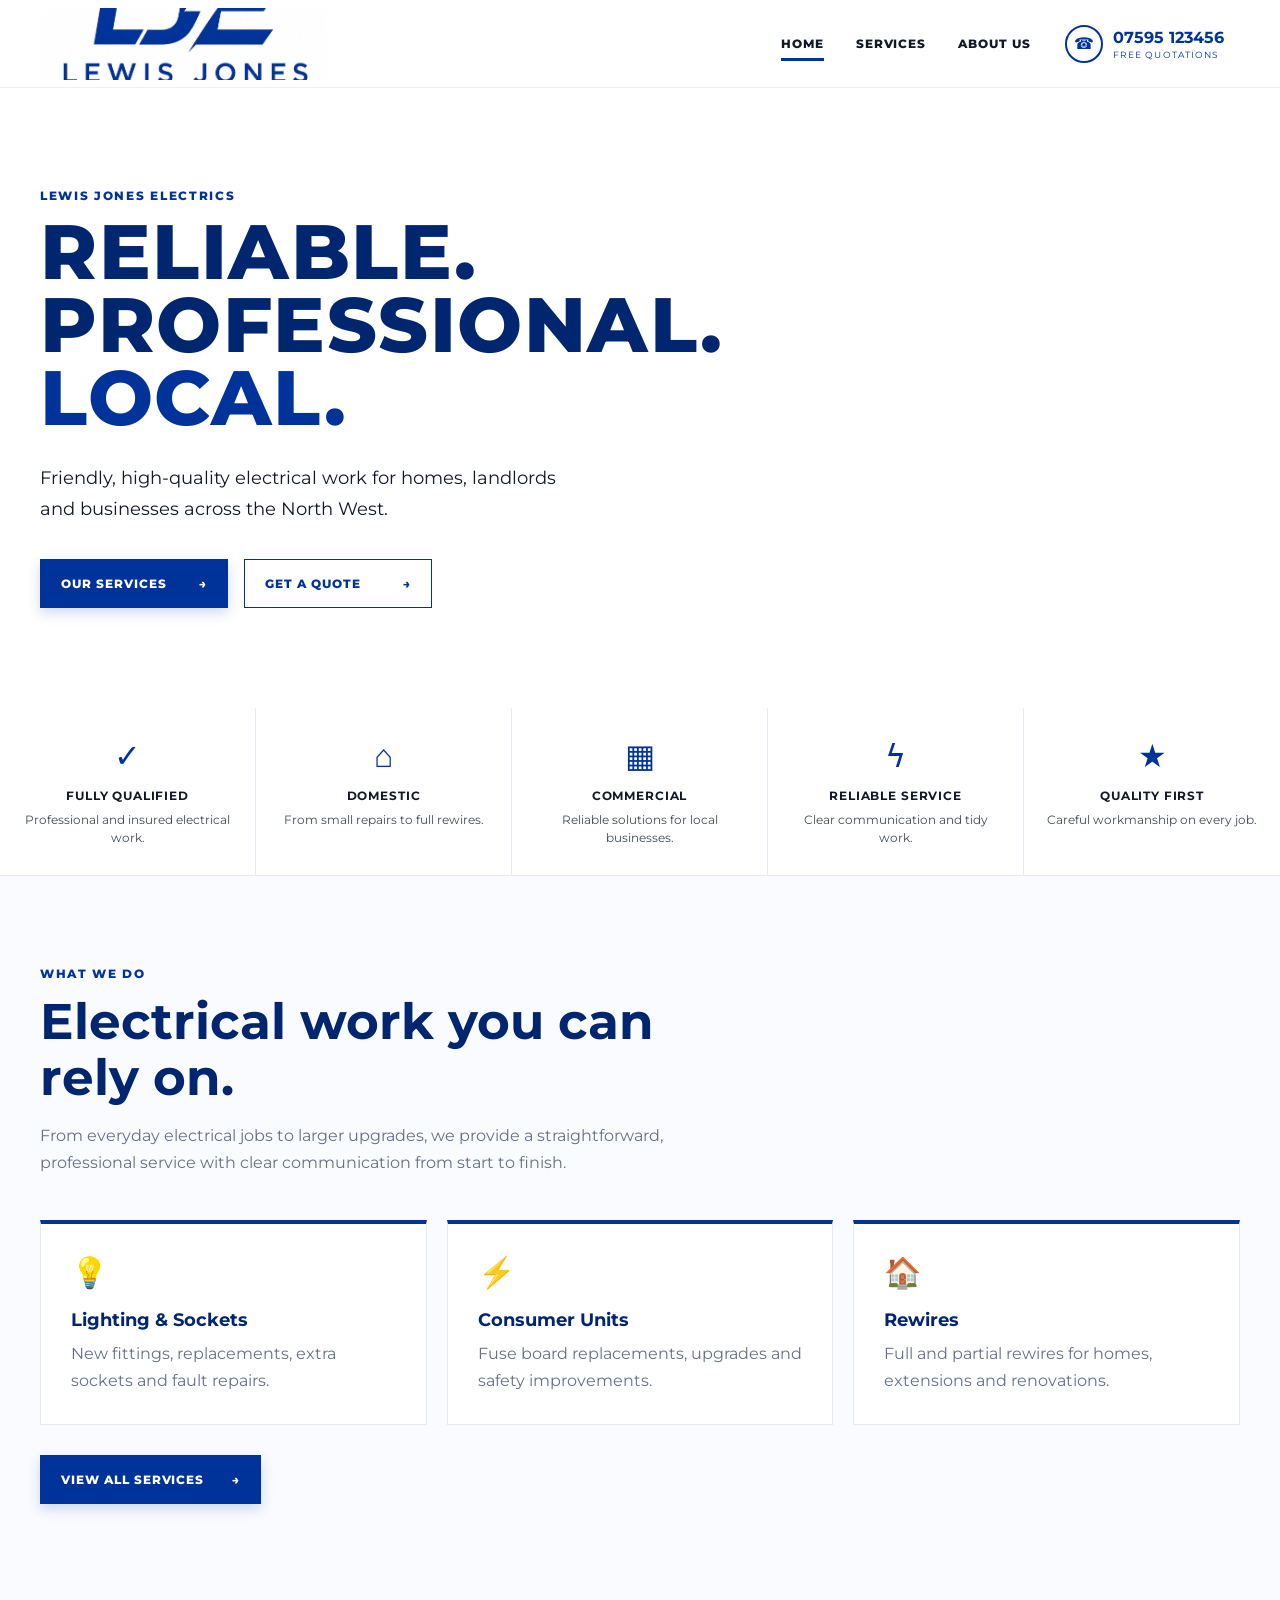
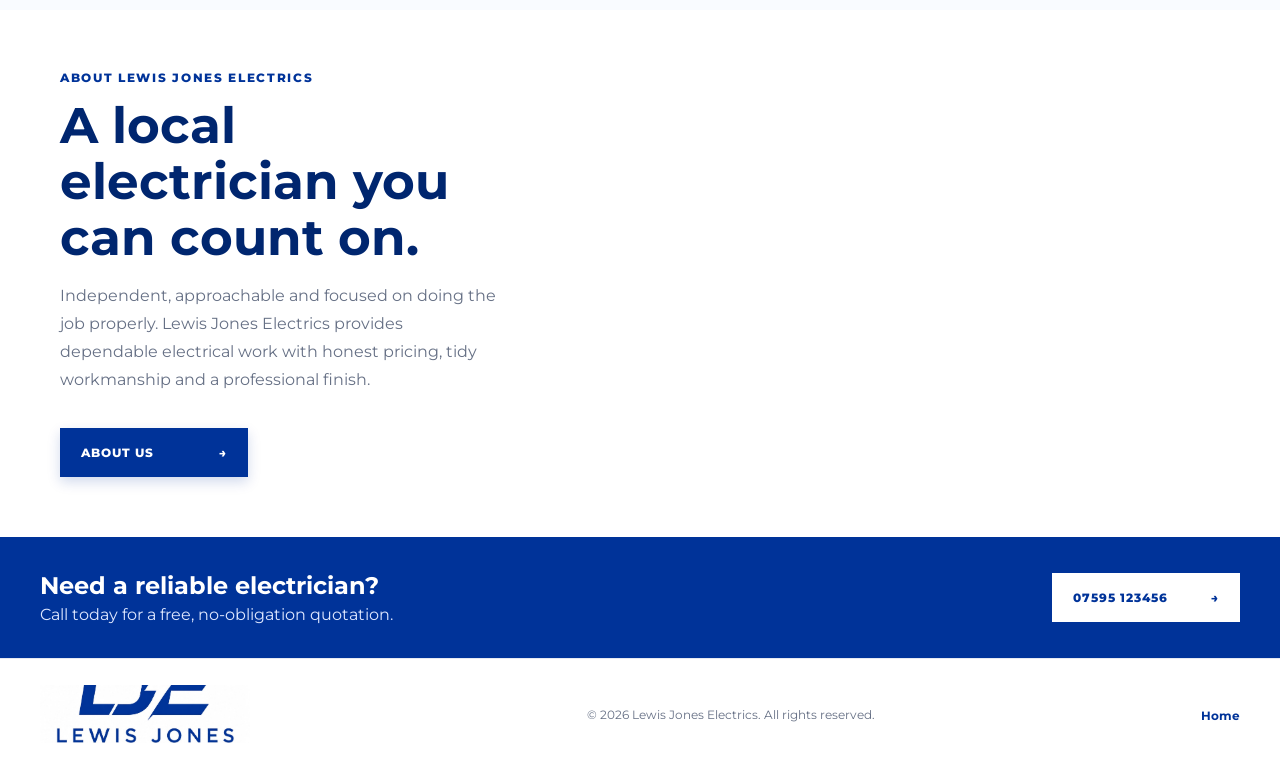
<file: index.html>
<!doctype html>
<html lang="en">
<head>
  <meta charset="utf-8"><meta name="viewport" content="width=device-width, initial-scale=1">
  <meta name="description" content="Lewis Jones Electrics - reliable electrical services across the North West.">
  <title>Lewis Jones Electrics | Home</title>
  <link rel="preconnect" href="https://fonts.googleapis.com"><link rel="preconnect" href="https://fonts.gstatic.com" crossorigin>
  <link href="https://fonts.googleapis.com/css2?family=Montserrat:wght@400;500;600;700;800&display=swap" rel="stylesheet"><link rel="stylesheet" href="styles.css">
</head>
<body>
<header class="site-header">
  <a class="brand" href="index.html"><img src="assets/logo.jpeg" alt="Lewis Jones Electrics logo"></a>
  <button class="menu-toggle" aria-expanded="false" aria-controls="site-nav" aria-label="Open menu"><span></span><span></span><span></span></button>
  <nav id="site-nav" class="site-nav"><a class="active" href="index.html">Home</a><a href="services.html">Services</a><a href="about.html">About Us</a></nav>
  <a class="header-call" href="tel:07595123456"><span class="call-icon">☎</span><span><strong>07595 123456</strong><small>Free quotations</small></span></a>
</header>
<main>
<section class="hero"><div class="hero-overlay"></div><div class="hero-content container"><p class="eyebrow">Lewis Jones Electrics</p><h1>Reliable.<br>Professional.<br><span>Local.</span></h1><p class="hero-copy">Friendly, high-quality electrical work for homes, landlords and businesses across the North West.</p><div class="hero-actions"><a class="btn btn-primary" href="services.html">Our services <span>→</span></a><a class="btn btn-secondary" href="tel:07595123456">Get a quote <span>→</span></a></div></div></section>
<section class="trust-strip"><article><span class="icon">✓</span><h3>Fully Qualified</h3><p>Professional and insured electrical work.</p></article><article><span class="icon">⌂</span><h3>Domestic</h3><p>From small repairs to full rewires.</p></article><article><span class="icon">▦</span><h3>Commercial</h3><p>Reliable solutions for local businesses.</p></article><article><span class="icon">ϟ</span><h3>Reliable Service</h3><p>Clear communication and tidy work.</p></article><article><span class="icon">★</span><h3>Quality First</h3><p>Careful workmanship on every job.</p></article></section>
<section class="section services-section"><div class="container"><div class="section-heading"><p class="eyebrow">What we do</p><h2>Electrical work you can rely on.</h2><p>From everyday electrical jobs to larger upgrades, we provide a straightforward, professional service with clear communication from start to finish.</p></div><div class="cards"><article class="card"><span class="service-icon">💡</span><h3>Lighting & Sockets</h3><p>New fittings, replacements, extra sockets and fault repairs.</p></article><article class="card"><span class="service-icon">⚡</span><h3>Consumer Units</h3><p>Fuse board replacements, upgrades and safety improvements.</p></article><article class="card"><span class="service-icon">🏠</span><h3>Rewires</h3><p>Full and partial rewires for homes, extensions and renovations.</p></article></div><p style="margin-top:30px"><a class="btn btn-primary" href="services.html">View all services <span>→</span></a></p></div></section>
<section class="about split-section"><div class="about-copy"><div class="inner"><p class="eyebrow">About Lewis Jones Electrics</p><h2>A local electrician you can count on.</h2><p>Independent, approachable and focused on doing the job properly. Lewis Jones Electrics provides dependable electrical work with honest pricing, tidy workmanship and a professional finish.</p><a class="btn btn-primary" href="about.html">About us <span>→</span></a></div></div><div class="about-image" role="img" aria-label="Electrician working"></div></section>
<section class="contact-band"><div class="container"><div><h3>Need a reliable electrician?</h3><p>Call today for a free, no-obligation quotation.</p></div><a class="btn btn-white" href="tel:07595123456">07595 123456 <span>→</span></a></div></section>
</main>
<footer><div class="container footer-grid"><img src="assets/logo.jpeg" alt="Lewis Jones Electrics"><p>© <span id="year"></span> Lewis Jones Electrics. All rights reserved.</p><div><a href="index.html">Home</a></div></div></footer>
<script src="script.js"></script></body></html>
</file>
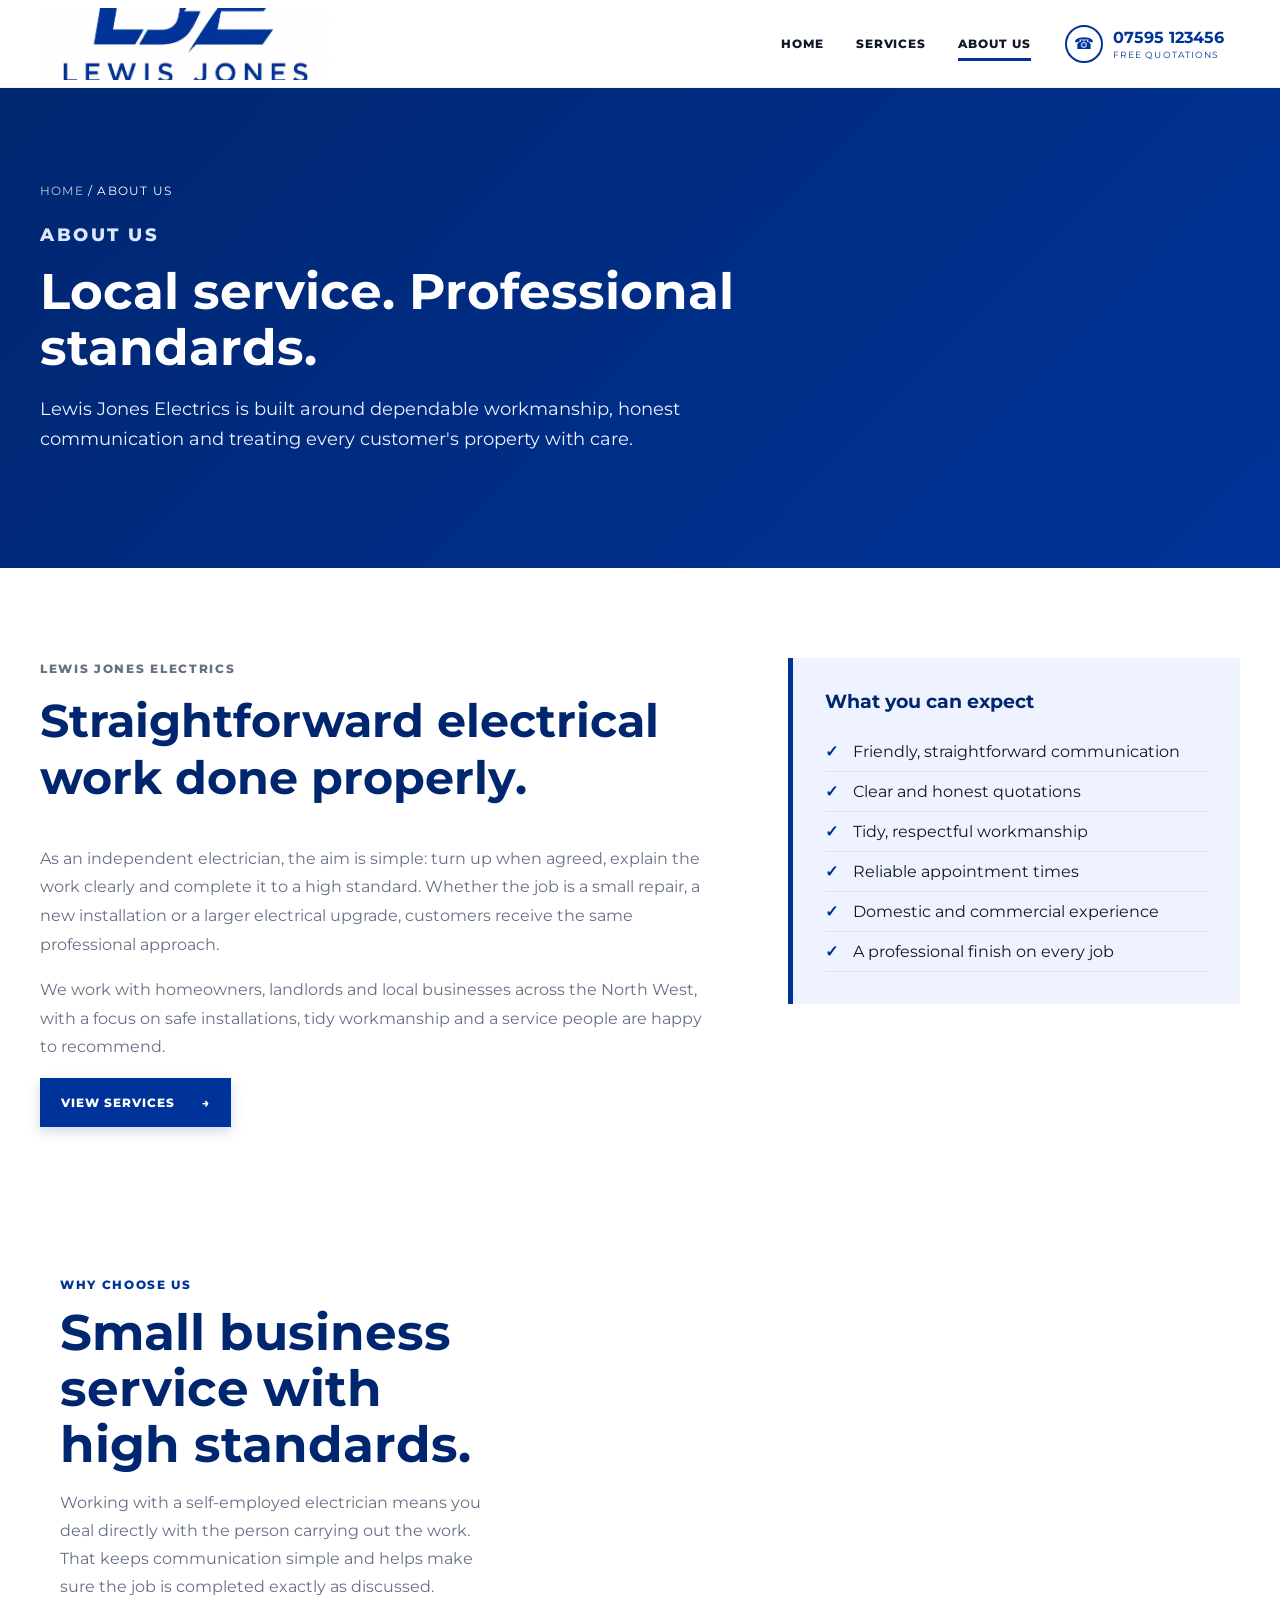
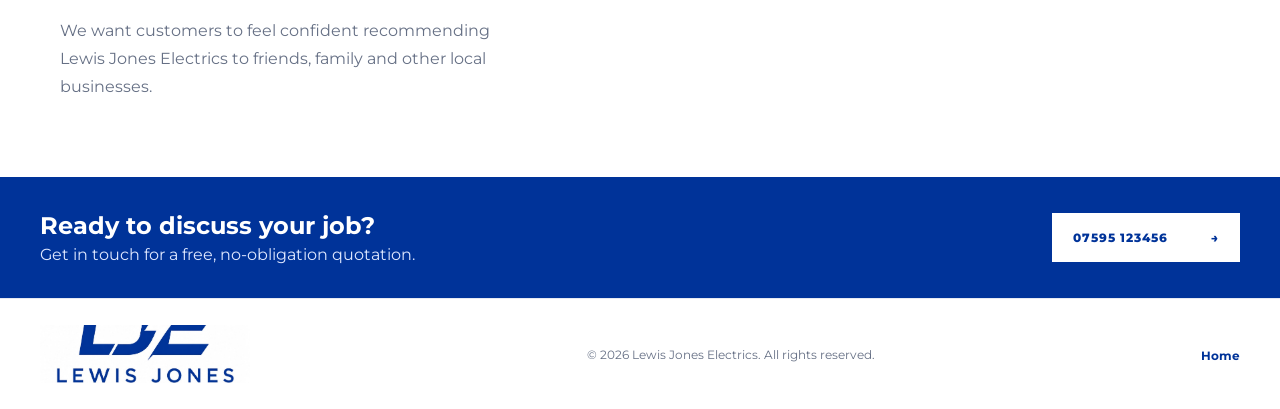
<file: about.html>
<!doctype html><html lang="en"><head><meta charset="utf-8"><meta name="viewport" content="width=device-width, initial-scale=1"><meta name="description" content="About Lewis Jones Electrics, an independent local electrician serving the North West."><title>About Us | Lewis Jones Electrics</title><link rel="preconnect" href="https://fonts.googleapis.com"><link rel="preconnect" href="https://fonts.gstatic.com" crossorigin><link href="https://fonts.googleapis.com/css2?family=Montserrat:wght@400;500;600;700;800&display=swap" rel="stylesheet"><link rel="stylesheet" href="styles.css"></head><body>
<header class="site-header"><a class="brand" href="index.html"><img src="assets/logo.jpeg" alt="Lewis Jones Electrics logo"></a><button class="menu-toggle" aria-expanded="false" aria-controls="site-nav" aria-label="Open menu"><span></span><span></span><span></span></button><nav id="site-nav" class="site-nav"><a href="index.html">Home</a><a href="services.html">Services</a><a class="active" href="about.html">About Us</a></nav><a class="header-call" href="tel:07595123456"><span class="call-icon">☎</span><span><strong>07595 123456</strong><small>Free quotations</small></span></a></header>
<main><section class="page-hero"><div class="container"><div class="breadcrumbs"><a href="index.html">Home</a> / About Us</div><p class="eyebrow">About us</p><h1>Local service. Professional standards.</h1><p>Lewis Jones Electrics is built around dependable workmanship, honest communication and treating every customer's property with care.</p></div></section>
<section class="section"><div class="container content-grid"><div><p class="eyebrow">Lewis Jones Electrics</p><h2 style="font-size:clamp(30px,4vw,46px);color:var(--blue-dark);margin-top:0">Straightforward electrical work done properly.</h2><p>As an independent electrician, the aim is simple: turn up when agreed, explain the work clearly and complete it to a high standard. Whether the job is a small repair, a new installation or a larger electrical upgrade, customers receive the same professional approach.</p><p>We work with homeowners, landlords and local businesses across the North West, with a focus on safe installations, tidy workmanship and a service people are happy to recommend.</p><a class="btn btn-primary" href="services.html">View services <span>→</span></a></div><aside class="info-panel"><h3>What you can expect</h3><ul class="check-list"><li>Friendly, straightforward communication</li><li>Clear and honest quotations</li><li>Tidy, respectful workmanship</li><li>Reliable appointment times</li><li>Domestic and commercial experience</li><li>A professional finish on every job</li></ul></aside></div></section>
<section class="about split-section"><div class="about-copy"><div class="inner"><p class="eyebrow">Why choose us</p><h2>Small business service with high standards.</h2><p>Working with a self-employed electrician means you deal directly with the person carrying out the work. That keeps communication simple and helps make sure the job is completed exactly as discussed.</p><p>We want customers to feel confident recommending Lewis Jones Electrics to friends, family and other local businesses.</p></div></div><div class="about-image" role="img" aria-label="Professional electrician at work"></div></section>
<section class="contact-band"><div class="container"><div><h3>Ready to discuss your job?</h3><p>Get in touch for a free, no-obligation quotation.</p></div><a class="btn btn-white" href="tel:07595123456">07595 123456 <span>→</span></a></div></section></main>
<footer><div class="container footer-grid"><img src="assets/logo.jpeg" alt="Lewis Jones Electrics"><p>© <span id="year"></span> Lewis Jones Electrics. All rights reserved.</p><div><a href="index.html">Home</a></div></div></footer><script src="script.js"></script></body></html>
</file>
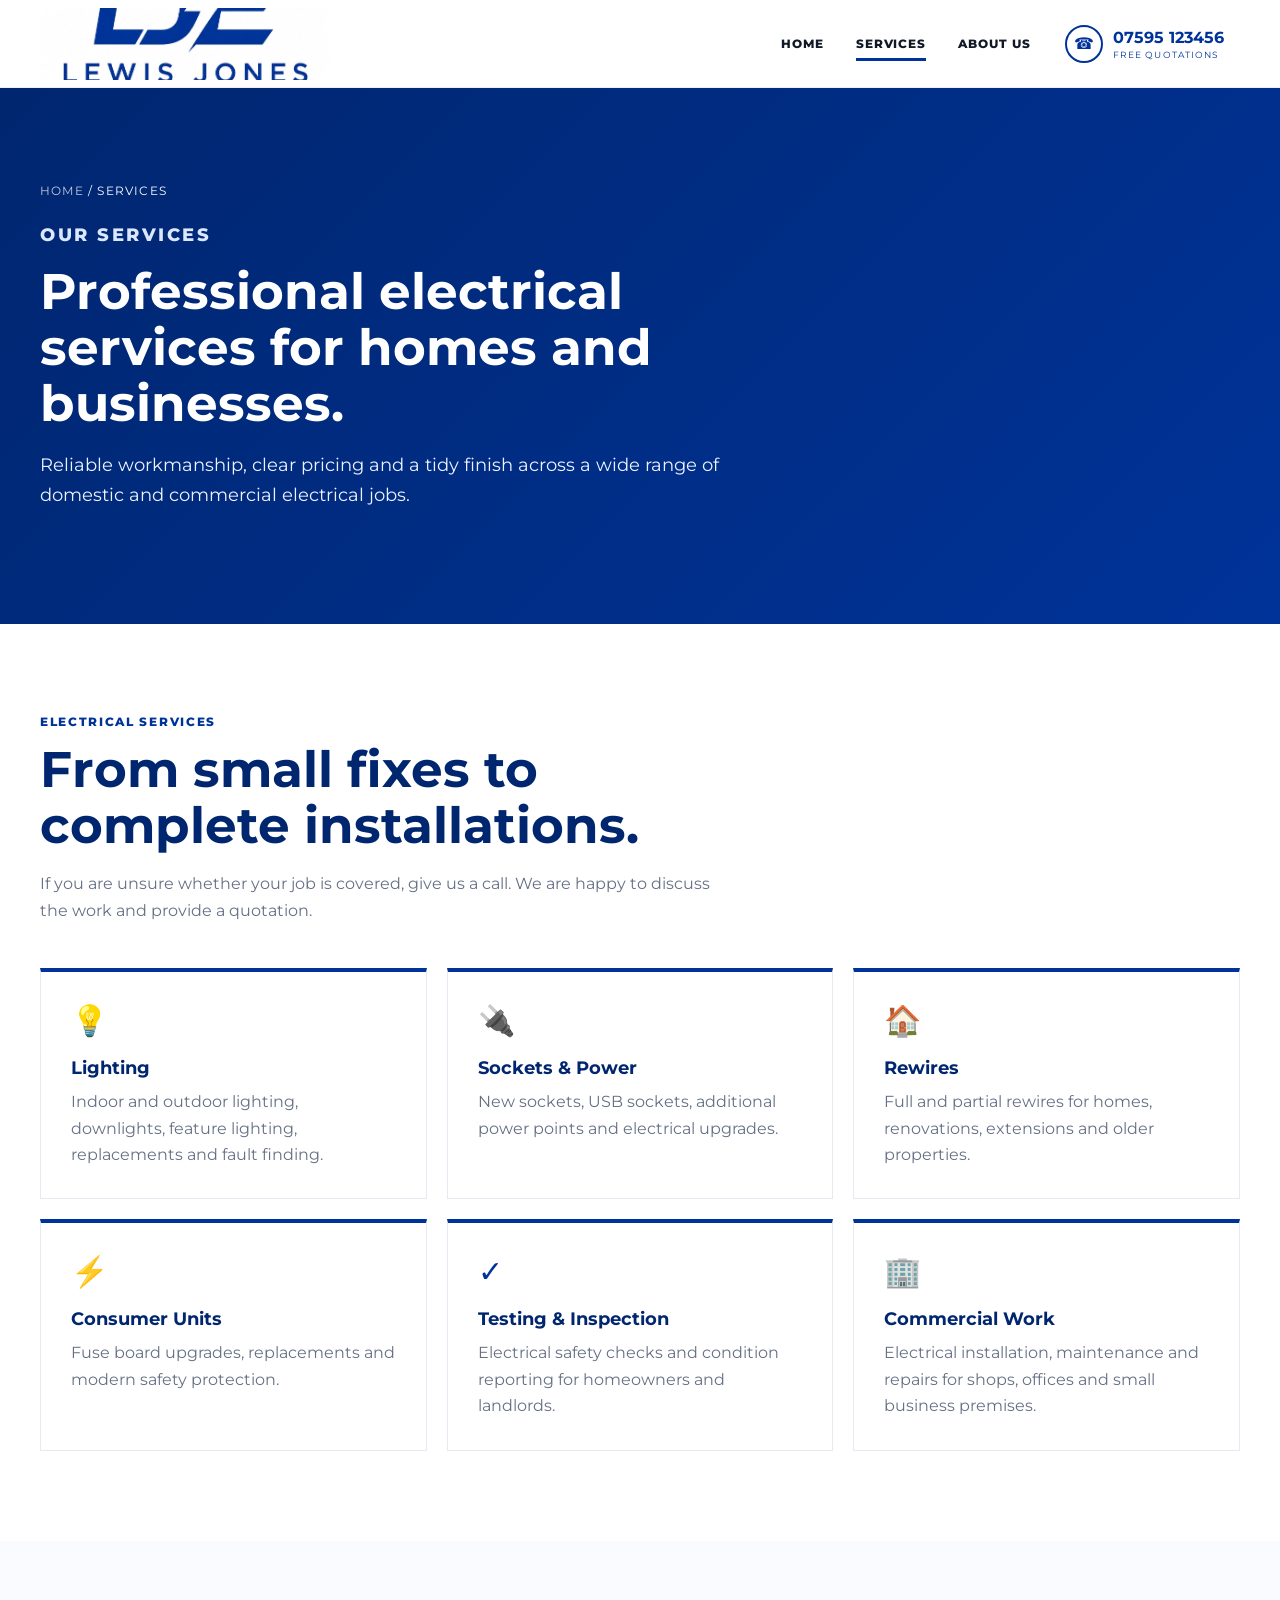
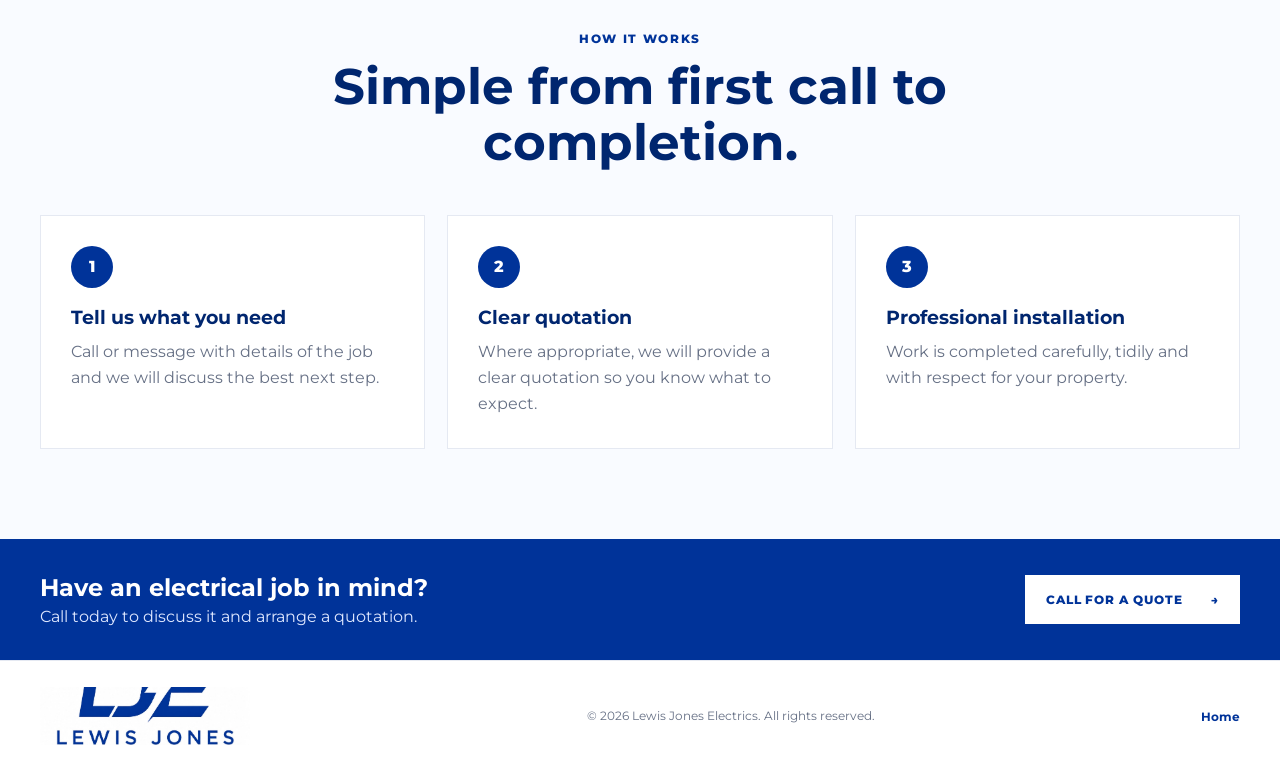
<file: services.html>
<!doctype html><html lang="en"><head><meta charset="utf-8"><meta name="viewport" content="width=device-width, initial-scale=1"><meta name="description" content="Domestic and commercial electrical services from Lewis Jones Electrics."><title>Services | Lewis Jones Electrics</title><link rel="preconnect" href="https://fonts.googleapis.com"><link rel="preconnect" href="https://fonts.gstatic.com" crossorigin><link href="https://fonts.googleapis.com/css2?family=Montserrat:wght@400;500;600;700;800&display=swap" rel="stylesheet"><link rel="stylesheet" href="styles.css"></head><body>
<header class="site-header"><a class="brand" href="index.html"><img src="assets/logo.jpeg" alt="Lewis Jones Electrics logo"></a><button class="menu-toggle" aria-expanded="false" aria-controls="site-nav" aria-label="Open menu"><span></span><span></span><span></span></button><nav id="site-nav" class="site-nav"><a href="index.html">Home</a><a class="active" href="services.html">Services</a><a href="about.html">About Us</a></nav><a class="header-call" href="tel:07595123456"><span class="call-icon">☎</span><span><strong>07595 123456</strong><small>Free quotations</small></span></a></header>
<main><section class="page-hero"><div class="container"><div class="breadcrumbs"><a href="index.html">Home</a> / Services</div><p class="eyebrow">Our services</p><h1>Professional electrical services for homes and businesses.</h1><p>Reliable workmanship, clear pricing and a tidy finish across a wide range of domestic and commercial electrical jobs.</p></div></section>
<section class="section"><div class="container"><div class="section-heading"><p class="eyebrow">Electrical services</p><h2>From small fixes to complete installations.</h2><p>If you are unsure whether your job is covered, give us a call. We are happy to discuss the work and provide a quotation.</p></div><div class="cards"><article class="card"><span class="service-icon">💡</span><h3>Lighting</h3><p>Indoor and outdoor lighting, downlights, feature lighting, replacements and fault finding.</p></article><article class="card"><span class="service-icon">🔌</span><h3>Sockets & Power</h3><p>New sockets, USB sockets, additional power points and electrical upgrades.</p></article><article class="card"><span class="service-icon">🏠</span><h3>Rewires</h3><p>Full and partial rewires for homes, renovations, extensions and older properties.</p></article><article class="card"><span class="service-icon">⚡</span><h3>Consumer Units</h3><p>Fuse board upgrades, replacements and modern safety protection.</p></article><article class="card"><span class="service-icon">✓</span><h3>Testing & Inspection</h3><p>Electrical safety checks and condition reporting for homeowners and landlords.</p></article><article class="card"><span class="service-icon">🏢</span><h3>Commercial Work</h3><p>Electrical installation, maintenance and repairs for shops, offices and small business premises.</p></article></div></div></section>
<section class="section services-section"><div class="container"><div class="section-heading centered"><p class="eyebrow">How it works</p><h2>Simple from first call to completion.</h2></div><div class="steps"><article class="step"><div class="step-number">1</div><h3>Tell us what you need</h3><p>Call or message with details of the job and we will discuss the best next step.</p></article><article class="step"><div class="step-number">2</div><h3>Clear quotation</h3><p>Where appropriate, we will provide a clear quotation so you know what to expect.</p></article><article class="step"><div class="step-number">3</div><h3>Professional installation</h3><p>Work is completed carefully, tidily and with respect for your property.</p></article></div></div></section>
<section class="contact-band"><div class="container"><div><h3>Have an electrical job in mind?</h3><p>Call today to discuss it and arrange a quotation.</p></div><a class="btn btn-white" href="tel:07595123456">Call for a quote <span>→</span></a></div></section></main>
<footer><div class="container footer-grid"><img src="assets/logo.jpeg" alt="Lewis Jones Electrics"><p>© <span id="year"></span> Lewis Jones Electrics. All rights reserved.</p><div><a href="index.html">Home</a></div></div></footer><script src="script.js"></script></body></html>
</file>
<file: styles.css>
:root{
  --blue:#003399;
  --blue-dark:#00266f;
  --blue-soft:#eef3ff;
  --ink:#111827;
  --muted:#667085;
  --line:#e5e9f2;
  --white:#fff;
  --max:1200px;
}
*{box-sizing:border-box}
html{scroll-behavior:smooth}
body{margin:0;font-family:Montserrat,Arial,sans-serif;color:var(--ink);background:var(--white)}
img{max-width:100%;display:block}.container{width:min(var(--max),calc(100% - 40px));margin:auto}
.site-header{height:88px;display:flex;align-items:center;gap:34px;padding:0 max(24px,calc((100vw - var(--max))/2));background:#fff;position:sticky;top:0;z-index:50;border-bottom:1px solid #eef0f4}
.brand{width:290px;height:72px;overflow:hidden;display:flex;align-items:center}.brand img{width:100%;height:100%;object-fit:cover;object-position:center 54%}
.site-nav{display:flex;gap:32px;align-items:center;margin-left:auto}.site-nav a{color:#111927;text-decoration:none;text-transform:uppercase;font-size:12px;font-weight:800;letter-spacing:.08em;position:relative}.site-nav a:after{content:"";position:absolute;left:0;right:100%;bottom:-10px;height:3px;background:var(--blue);transition:.25s}.site-nav a:hover:after,.site-nav a.active:after{right:0}
.header-call{display:flex;align-items:center;gap:10px;text-decoration:none;color:var(--blue);min-width:175px}.call-icon{width:38px;height:38px;border:2px solid var(--blue);border-radius:50%;display:grid;place-items:center}.header-call strong,.header-call small{display:block}.header-call small{text-transform:uppercase;font-size:9px;letter-spacing:.12em;margin-top:2px}.menu-toggle{display:none;background:none;border:0;padding:8px}.menu-toggle span{display:block;width:26px;height:2px;background:var(--ink);margin:5px}
.hero{min-height:620px;position:relative;display:flex;align-items:center;background:url('https://images.unsplash.com/photo-1621905252507-b35492cc74b4?auto=format&fit=crop&w=2000&q=85') center/cover no-repeat}.hero-overlay{position:absolute;inset:0;background:linear-gradient(90deg,rgba(255,255,255,.99) 0%,rgba(255,255,255,.96) 36%,rgba(255,255,255,.48) 61%,rgba(255,255,255,.08) 100%)}.hero-content{position:relative;z-index:2}.eyebrow{margin:0 0 13px;text-transform:uppercase;color:var(--blue);font-size:12px;font-weight:800;letter-spacing:.14em}.hero h1{font-size:clamp(48px,6vw,78px);line-height:.95;letter-spacing:.02em;text-transform:uppercase;margin:0;color:var(--blue-dark);font-weight:800}.hero h1 span{color:var(--blue)}.hero-copy{max-width:540px;font-size:18px;line-height:1.7;margin:28px 0 34px}
.btn{display:inline-flex;align-items:center;justify-content:space-between;gap:28px;min-width:188px;padding:16px 20px;text-transform:uppercase;letter-spacing:.08em;font-size:12px;font-weight:800;text-decoration:none;border:1px solid var(--blue);cursor:pointer;font-family:inherit;transition:.2s}.btn:hover{transform:translateY(-2px)}.btn-primary{background:var(--blue);color:#fff;box-shadow:0 5px 12px rgba(0,51,153,.18)}.btn-secondary{background:#fff;color:var(--blue)}.btn-white{background:#fff;color:var(--blue);border-color:#fff}.hero-actions{display:flex;gap:16px;flex-wrap:wrap}
.trust-strip{display:grid;grid-template-columns:repeat(5,1fr);border-bottom:1px solid var(--line);background:#fff}.trust-strip article{text-align:center;padding:28px 18px;border-right:1px solid var(--line)}.trust-strip article:last-child{border-right:0}.trust-strip .icon{font-size:32px;color:var(--blue);display:block;height:42px}.trust-strip h3{font-size:12px;text-transform:uppercase;letter-spacing:.07em;margin:10px 0 8px}.trust-strip p{font-size:12px;line-height:1.5;margin:0;color:#424b58}
.section{padding:90px 0}.section-heading{max-width:700px;margin-bottom:44px}.section-heading h2,.about h2,.contact-section h2,.page-hero h1{font-size:clamp(32px,4vw,50px);line-height:1.12;margin:0 0 16px;color:var(--blue-dark)}.section-heading>p:last-child{color:var(--muted);line-height:1.7}.centered{text-align:center;margin-left:auto;margin-right:auto}
.cards{display:grid;grid-template-columns:repeat(3,1fr);gap:20px}.card{border:1px solid var(--line);padding:30px;background:#fff;transition:.25s;border-top:4px solid var(--blue)}.card:hover{transform:translateY(-5px);box-shadow:0 15px 35px rgba(23,39,74,.09)}.card .service-icon{font-size:30px;color:var(--blue)}.card h3{font-size:18px;margin:18px 0 10px;color:var(--blue-dark)}.card p{color:var(--muted);line-height:1.65;margin:0}.services-section{background:#f9fbff}
.split-section{display:grid;grid-template-columns:1fr 1.35fr;min-height:500px}.about-copy{display:flex;justify-content:flex-end;align-items:center;background:#fff}.about-copy .inner{width:min(570px,calc(100% - 60px));padding:60px 40px 60px 0}.about-copy p:not(.eyebrow){line-height:1.75;color:var(--muted)}.about-copy .btn{margin-top:18px}.about-image{min-height:500px;background:url('https://images.unsplash.com/photo-1621905251918-48416bd8575a?auto=format&fit=crop&w=1400&q=85') center/cover no-repeat}
.page-hero{padding:95px 0;background:linear-gradient(135deg,var(--blue-dark),var(--blue));color:#fff}.page-hero .eyebrow{color:#dbe6ff}.page-hero h1{color:#fff;max-width:760px}.page-hero p{max-width:720px;font-size:18px;line-height:1.7;color:#edf3ff}.breadcrumbs{font-size:12px;text-transform:uppercase;letter-spacing:.1em;margin-bottom:22px}.breadcrumbs a{color:#fff;text-decoration:none;opacity:.75}
.content-grid{display:grid;grid-template-columns:1.2fr .8fr;gap:70px;align-items:start}.content-grid p{line-height:1.8;color:var(--muted)}.info-panel{background:var(--blue-soft);padding:32px;border-left:5px solid var(--blue)}.info-panel h3{color:var(--blue-dark);margin-top:0}.check-list{list-style:none;padding:0;margin:18px 0 0}.check-list li{padding:10px 0 10px 28px;position:relative;border-bottom:1px solid #dce5fb}.check-list li:before{content:"✓";position:absolute;left:0;color:var(--blue);font-weight:800}
.steps{display:grid;grid-template-columns:repeat(3,1fr);gap:22px}.step{padding:30px;border:1px solid var(--line);background:#fff}.step-number{width:42px;height:42px;background:var(--blue);color:#fff;display:grid;place-items:center;font-weight:800;border-radius:50%;margin-bottom:18px}.step h3{color:var(--blue-dark);margin:0 0 10px}.step p{color:var(--muted);line-height:1.65;margin:0}
.contact-band{background:var(--blue);color:#fff;padding:34px 0}.contact-band .container{display:flex;align-items:center;justify-content:space-between;gap:30px}.contact-band h3{font-size:24px;margin:0 0 5px}.contact-band p{margin:0;color:#dfe8ff}
footer{border-top:1px solid var(--line);padding:26px 0}.footer-grid{display:grid;grid-template-columns:220px 1fr auto;align-items:center;gap:24px}.footer-grid img{width:210px;height:58px;object-fit:cover;object-position:center 54%}.footer-grid p{font-size:12px;color:var(--muted);text-align:center}.footer-grid a{color:var(--blue);text-decoration:none;font-size:12px;font-weight:700}
@media (max-width:1050px){.header-call{display:none}.brand{width:235px}.site-nav{gap:20px}.trust-strip{grid-template-columns:repeat(3,1fr)}.trust-strip article:nth-child(3){border-right:0}.cards{grid-template-columns:repeat(2,1fr)}.content-grid{gap:40px}}
@media (max-width:780px){.site-header{height:76px;padding:0 18px;justify-content:space-between}.brand{width:205px;height:62px}.menu-toggle{display:block}.site-nav{position:absolute;top:76px;left:0;right:0;background:#fff;display:none;flex-direction:column;align-items:flex-start;padding:24px;border-top:1px solid var(--line);box-shadow:0 12px 24px rgba(0,0,0,.08)}.site-nav.open{display:flex}.hero{min-height:590px;background-position:65% center}.hero-overlay{background:linear-gradient(90deg,rgba(255,255,255,.98),rgba(255,255,255,.92) 65%,rgba(255,255,255,.55))}.hero-copy{font-size:16px;max-width:440px}.trust-strip{grid-template-columns:1fr 1fr}.trust-strip article:nth-child(odd){border-right:1px solid var(--line)}.trust-strip article:nth-child(even){border-right:0}.trust-strip article:last-child{grid-column:1/-1;border-right:0}.cards,.steps,.content-grid{grid-template-columns:1fr}.split-section{grid-template-columns:1fr}.about-copy .inner{width:calc(100% - 40px);padding:55px 0}.about-image{min-height:360px}.contact-band .container{align-items:flex-start;flex-direction:column}.footer-grid{grid-template-columns:1fr;text-align:center}.footer-grid img{margin:auto}.footer-grid p{text-align:center}}
@media (max-width:500px){.container{width:min(100% - 28px,var(--max))}.hero{min-height:610px}.hero h1{font-size:46px}.hero-actions .btn{width:100%}.trust-strip article{padding:22px 12px}.trust-strip h3{font-size:11px}.section{padding:65px 0}.cards{gap:14px}.page-hero{padding:70px 0}.contact-band .btn{width:100%}}
</file>
